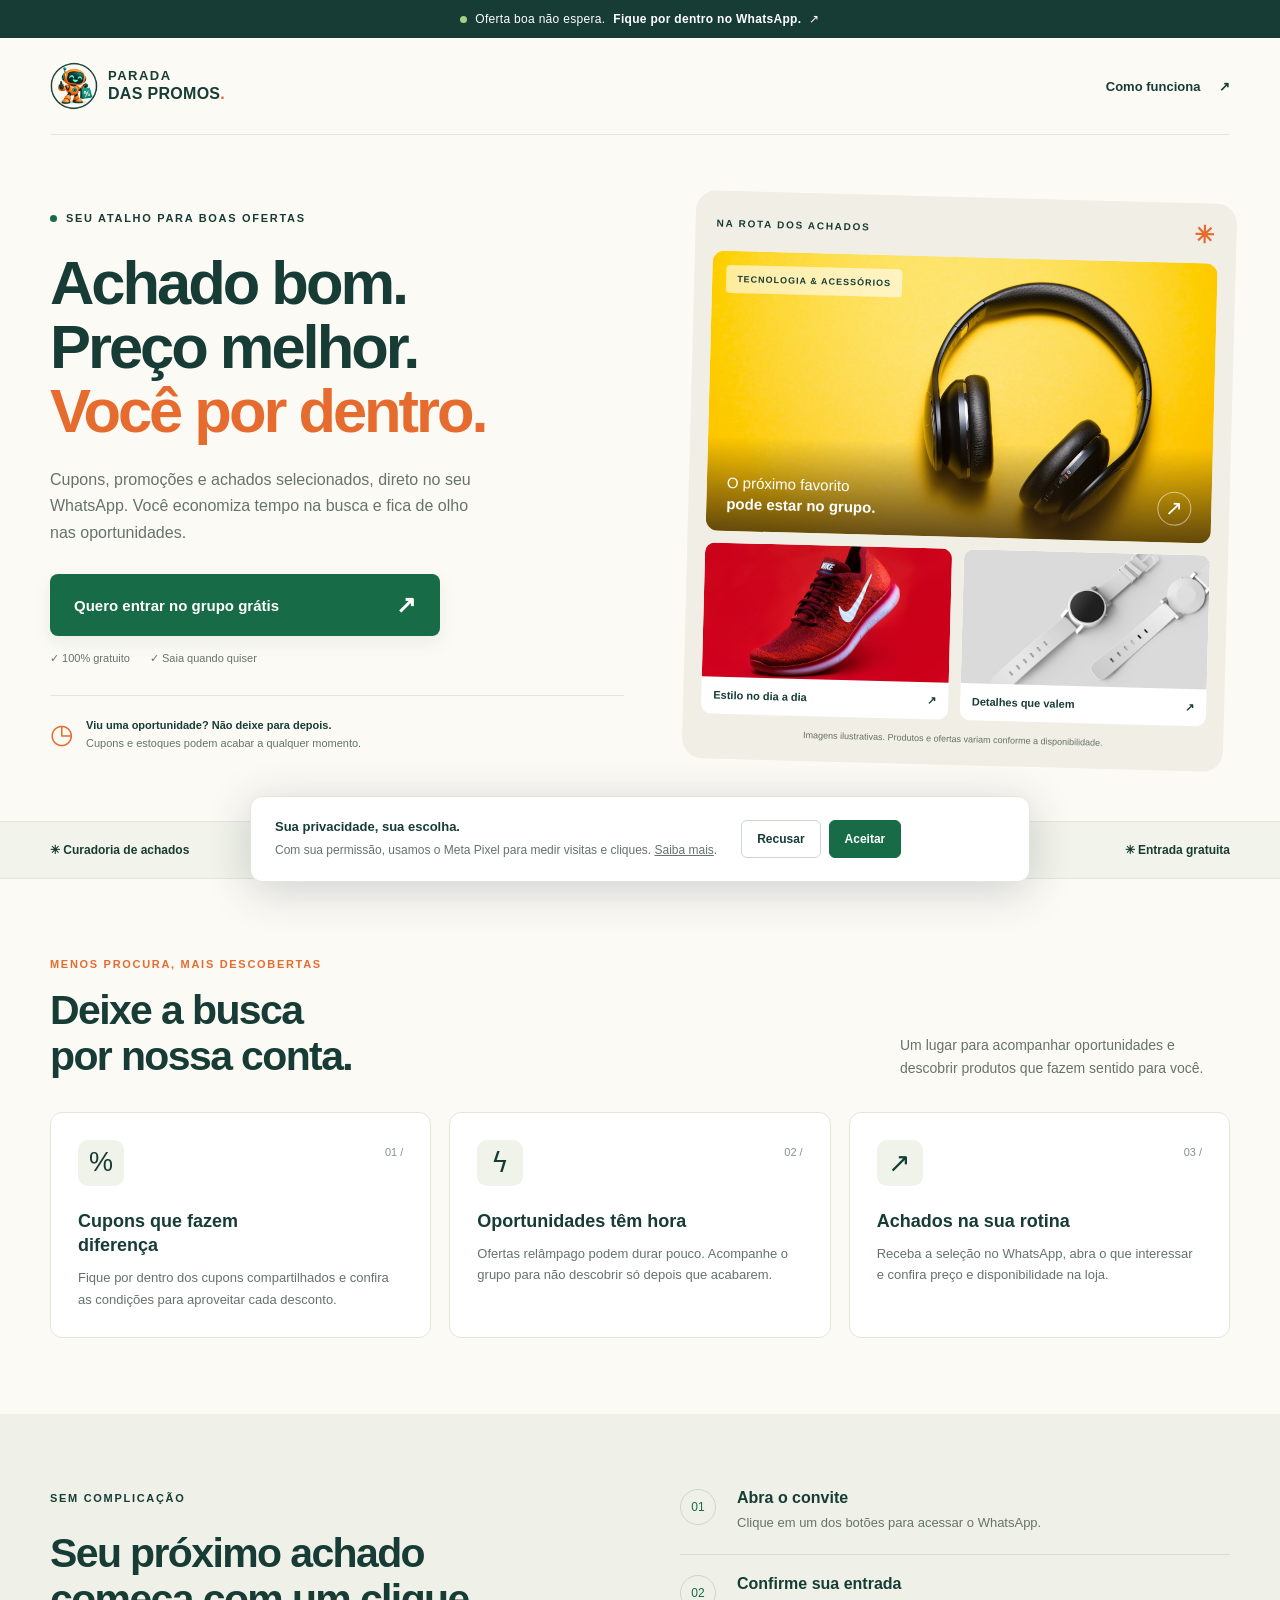
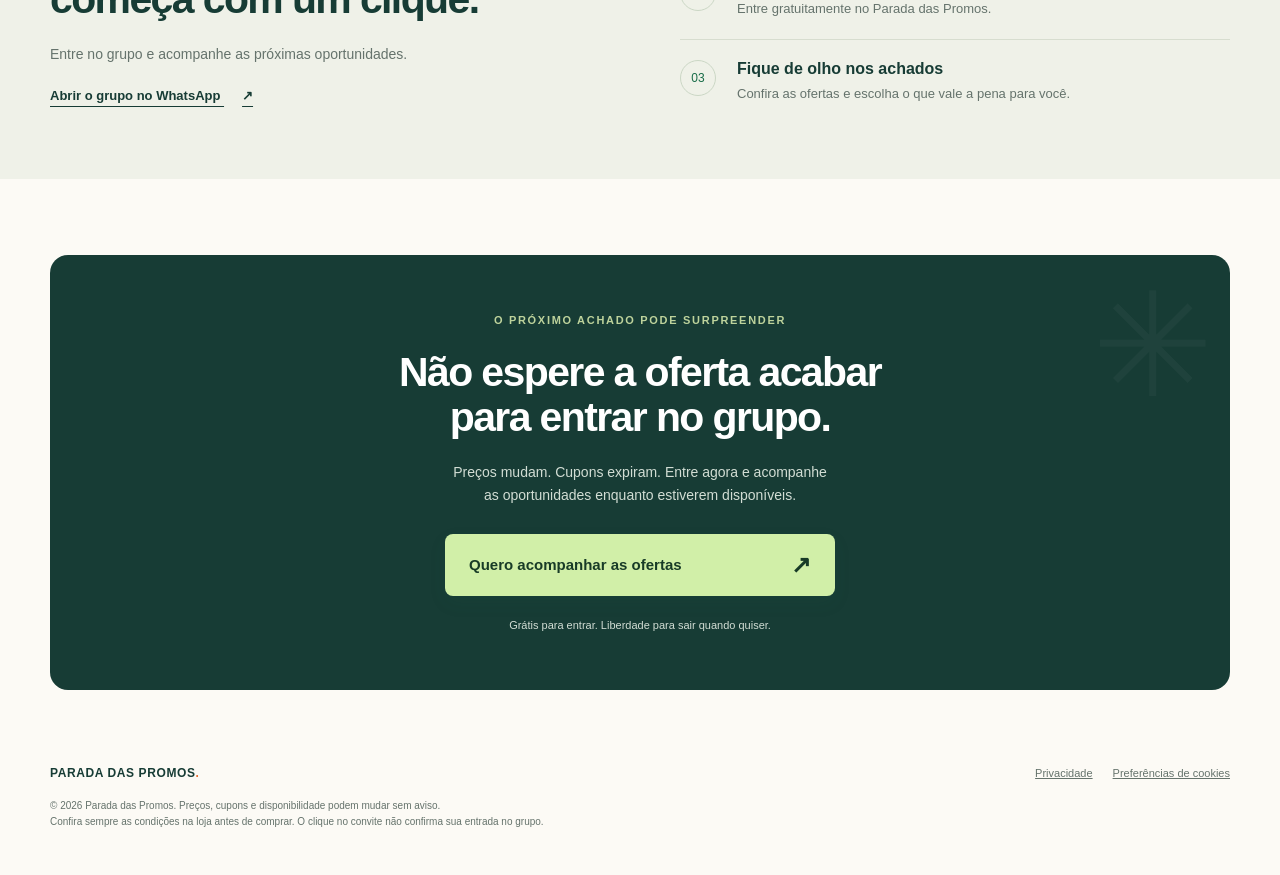
<file: index.html>
<!doctype html>
<html lang="pt-BR">
<head>
  <meta charset="utf-8">
  <meta name="viewport" content="width=device-width,initial-scale=1,viewport-fit=cover">
  <title>Parada das Promos — Seu próximo achado está aqui</title>
  <meta name="description" content="Cupons, promoções e achados selecionados no WhatsApp. Entre gratuitamente no Parada das Promos e acompanhe as oportunidades antes que acabem.">
  <meta property="og:title" content="Parada das Promos — Seu próximo achado está aqui">
  <meta property="og:description" content="Menos tempo procurando. Mais chances de economizar. Entre no nosso grupo gratuito no WhatsApp.">
  <meta property="og:type" content="website">
  <meta name="theme-color" content="#123d36">
  <link rel="icon" href="assets/logo-parada-das-promos-v2.png">
  <link rel="stylesheet" href="styles.css">
  <script src="script.js" defer></script>
</head>
<body>
  <div class="announcement"><span class="status-dot"></span> Oferta boa não espera. <strong>Fique por dentro no WhatsApp.</strong><span aria-hidden="true"> ↗</span></div>
  <header class="site-header wrap">
    <a class="brand" href="#" aria-label="Parada das Promos, início"><img src="assets/logo-parada-das-promos-v2.png" width="48" height="48" alt=""><span>PARADA<span class="brand-bottom">DAS PROMOS<span class="orange">.</span></span></span></a>
    <a class="header-link" href="#como-funciona">Como funciona <span aria-hidden="true">↗</span></a>
  </header>
  <main id="conteudo">
    <section class="hero wrap">
      <div class="hero-copy">
        <p class="eyebrow"><span class="status-dot"></span> SEU ATALHO PARA BOAS OFERTAS</p>
        <h1>Achado bom.<br>Preço melhor.<br><span class="orange">Você por dentro.</span></h1>
        <p class="lead">Cupons, promoções e achados selecionados, direto no seu WhatsApp. Você economiza tempo na busca e fica de olho nas oportunidades.</p>
        <a class="cta join-link" data-position="hero" href="https://chat.whatsapp.com/IKPJrFBm3DaBROraQxNEV7?s=cl&amp;p=a&amp;mlu=4&amp;ilr=4" target="_blank" rel="nofollow noopener noreferrer"><span>Quero entrar no grupo grátis</span><span aria-hidden="true">↗</span></a>
        <p class="micro"><span>✓ 100% gratuito</span><span>✓ Saia quando quiser</span></p>
        <div class="hero-note"><span class="clock" aria-hidden="true">◷</span><p><strong>Viu uma oportunidade? Não deixe para depois.</strong><br>Cupons e estoques podem acabar a qualquer momento.</p></div>
      </div>
      <div class="hero-visual" aria-label="Exemplos ilustrativos de produtos: fones, tênis e relógio">
        <div class="visual-heading"><span>NA ROTA DOS ACHADOS</span><span aria-hidden="true">✳</span></div>
        <div class="product-main"><img src="assets/fones.jpg" width="900" height="600" alt="Fones de ouvido pretos sobre fundo amarelo" fetchpriority="high"><span class="product-tag">TECNOLOGIA &amp; ACESSÓRIOS</span><div class="product-caption"><span>O próximo favorito<br><strong>pode estar no grupo.</strong></span><span class="round-arrow" aria-hidden="true">↗</span></div></div>
        <div class="mini-products"><div class="mini-product"><img src="assets/tenis.jpg" width="650" height="433" alt="Tênis esportivo vermelho"><span>Estilo no dia a dia <span aria-hidden="true">↗</span></span></div><div class="mini-product"><img src="assets/relogio.jpg" width="650" height="433" alt="Relógio de pulso com pulseira cinza"><span>Detalhes que valem <span aria-hidden="true">↗</span></span></div></div>
        <p class="image-note">Imagens ilustrativas. Produtos e ofertas variam conforme a disponibilidade.</p>
      </div>
    </section>
    <div class="benefit-strip"><div class="wrap strip-inner"><span>✳ Curadoria de achados</span><span>✳ Cupons e promoções</span><span>✳ Direto no WhatsApp</span><span>✳ Entrada gratuita</span></div></div>
    <section class="section wrap" id="vantagens">
      <div class="section-heading"><div><p class="eyebrow">MENOS PROCURA, MAIS DESCOBERTAS</p><h2>Deixe a busca<br>por nossa conta.</h2></div><p>Um lugar para acompanhar oportunidades e descobrir produtos que fazem sentido para você.</p></div>
      <div class="benefits">
        <article class="benefit"><span class="benefit-icon" aria-hidden="true">%</span><span class="number">01 /</span><h3>Cupons que fazem diferença</h3><p>Fique por dentro dos cupons compartilhados e confira as condições para aproveitar cada desconto.</p></article>
        <article class="benefit"><span class="benefit-icon" aria-hidden="true">ϟ</span><span class="number">02 /</span><h3>Oportunidades têm hora</h3><p>Ofertas relâmpago podem durar pouco. Acompanhe o grupo para não descobrir só depois que acabarem.</p></article>
        <article class="benefit"><span class="benefit-icon" aria-hidden="true">↗</span><span class="number">03 /</span><h3>Achados na sua rotina</h3><p>Receba a seleção no WhatsApp, abra o que interessar e confira preço e disponibilidade na loja.</p></article>
      </div>
    </section>
    <section class="how-section" id="como-funciona"><div class="wrap how-inner"><div><p class="eyebrow">SEM COMPLICAÇÃO</p><h2>Seu próximo achado<br>começa com um clique.</h2><p class="how-description">Entre no grupo e acompanhe as próximas oportunidades.</p><a class="text-link join-link" data-position="steps" href="https://chat.whatsapp.com/IKPJrFBm3DaBROraQxNEV7?s=cl&amp;p=a&amp;mlu=4&amp;ilr=4" target="_blank" rel="nofollow noopener noreferrer">Abrir o grupo no WhatsApp <span aria-hidden="true">↗</span></a></div><ol class="steps"><li><span>01</span><div><h3>Abra o convite</h3><p>Clique em um dos botões para acessar o WhatsApp.</p></div></li><li><span>02</span><div><h3>Confirme sua entrada</h3><p>Entre gratuitamente no Parada das Promos.</p></div></li><li><span>03</span><div><h3>Fique de olho nos achados</h3><p>Confira as ofertas e escolha o que vale a pena para você.</p></div></li></ol></div></section>
    <section class="section wrap"><div class="final"><div class="final-decoration" aria-hidden="true">✳</div><p class="eyebrow">O PRÓXIMO ACHADO PODE SURPREENDER</p><h2>Não espere a oferta acabar<br>para entrar no grupo.</h2><p>Preços mudam. Cupons expiram. Entre agora e acompanhe<br class="desktop-break"> as oportunidades enquanto estiverem disponíveis.</p><a class="cta join-link" data-position="final" href="https://chat.whatsapp.com/IKPJrFBm3DaBROraQxNEV7?s=cl&amp;p=a&amp;mlu=4&amp;ilr=4" target="_blank" rel="nofollow noopener noreferrer"><span>Quero acompanhar as ofertas</span><span aria-hidden="true">↗</span></a><p class="micro">Grátis para entrar. Liberdade para sair quando quiser.</p></div></section>
  </main>
  <footer class="wrap"><div class="footer-top"><strong>PARADA DAS PROMOS<span class="orange">.</span></strong><div><a href="privacidade.html">Privacidade</a><button class="privacy-settings" type="button" id="privacySettings">Preferências de cookies</button></div></div><p>© 2026 Parada das Promos. Preços, cupons e disponibilidade podem mudar sem aviso.<br>Confira sempre as condições na loja antes de comprar. O clique no convite não confirma sua entrada no grupo.</p></footer>
  <aside class="mobile-cta" aria-label="Entrar no grupo"><a class="cta join-link" data-position="mobile" href="https://chat.whatsapp.com/IKPJrFBm3DaBROraQxNEV7?s=cl&amp;p=a&amp;mlu=4&amp;ilr=4" target="_blank" rel="nofollow noopener noreferrer"><span>Entrar no grupo grátis</span><span aria-hidden="true">↗</span></a></aside>
  <section class="cookie" id="cookieBox" aria-label="Preferências de rastreamento" hidden><div><strong>Sua privacidade, sua escolha.</strong><p>Com sua permissão, usamos o Meta Pixel para medir visitas e cliques. <a href="privacidade.html">Saiba mais</a>.</p></div><div class="cookie-actions"><button id="rejectCookies" type="button">Recusar</button><button id="acceptCookies" type="button">Aceitar</button></div></section>
</body>
</html>
</file>
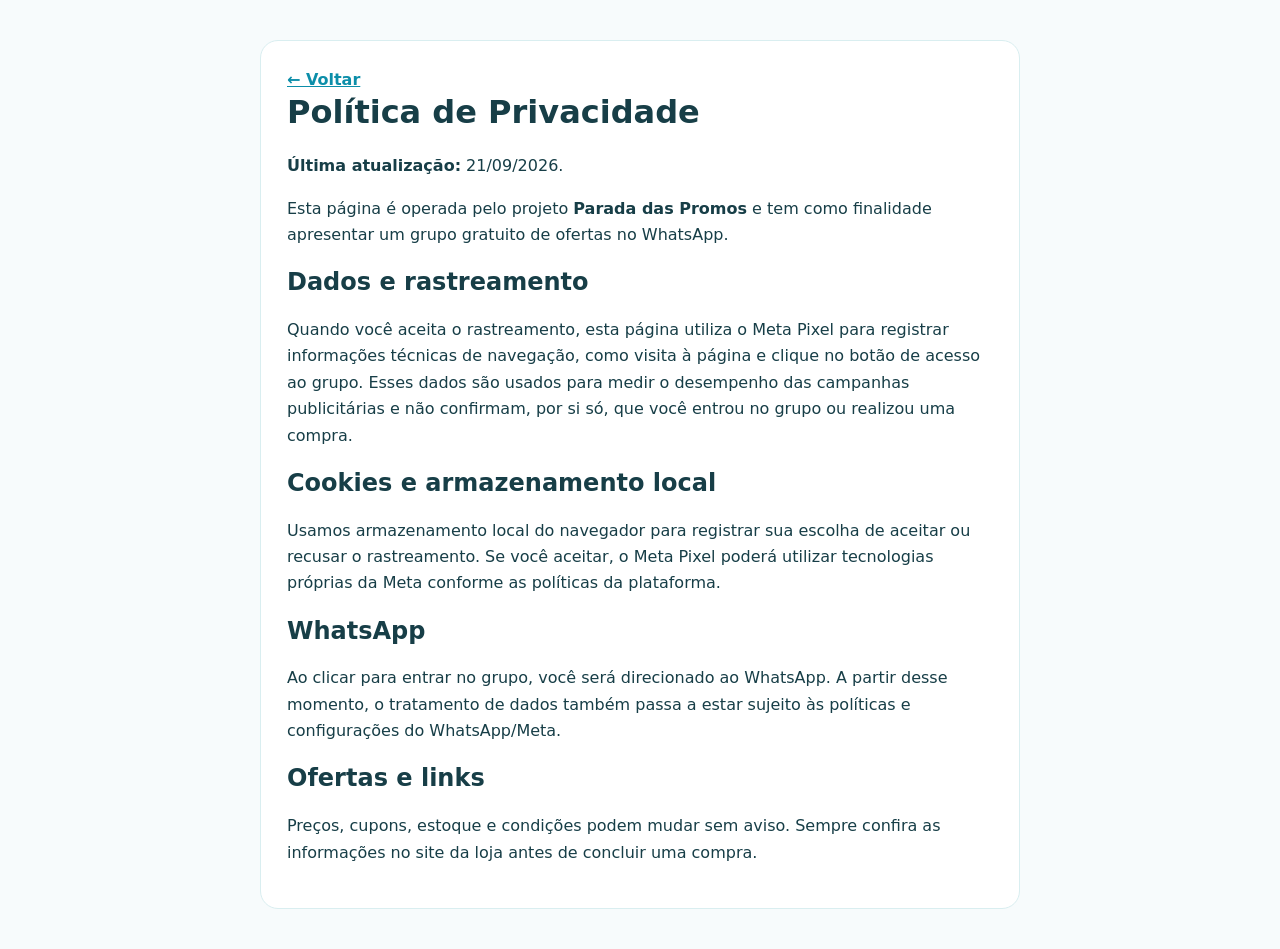
<file: privacidade.html>
<!doctype html>
<html lang="pt-BR">
<head>
  <meta charset="utf-8">
  <meta name="viewport" content="width=device-width,initial-scale=1">
  <title>Política de Privacidade — Parada das Promos</title>
  <style>
    body{font-family:Inter,system-ui,-apple-system,Segoe UI,Roboto,Arial,sans-serif;margin:0;background:#f7fbfc;color:#173e47;line-height:1.65}
    main{max-width:760px;margin:40px auto;padding:0 22px}
    .box{background:#fff;border:1px solid #d9eef0;border-radius:18px;padding:26px}
    h1,h2{line-height:1.2}h1{margin-top:0}.back{color:#0c8ea9;font-weight:800}
  </style>
</head>
<body><main><div class="box">
  <a class="back" href="index.html">← Voltar</a>
  <h1>Política de Privacidade</h1>
  <p><strong>Última atualização:</strong> 21/09/2026.</p>
  <p>Esta página é operada pelo projeto <strong>Parada das Promos</strong> e tem como finalidade apresentar um grupo gratuito de ofertas no WhatsApp.</p>
  <h2>Dados e rastreamento</h2>
  <p>Quando você aceita o rastreamento, esta página utiliza o Meta Pixel para registrar informações técnicas de navegação, como visita à página e clique no botão de acesso ao grupo. Esses dados são usados para medir o desempenho das campanhas publicitárias e não confirmam, por si só, que você entrou no grupo ou realizou uma compra.</p>
  <h2>Cookies e armazenamento local</h2>
  <p>Usamos armazenamento local do navegador para registrar sua escolha de aceitar ou recusar o rastreamento. Se você aceitar, o Meta Pixel poderá utilizar tecnologias próprias da Meta conforme as políticas da plataforma.</p>
  <h2>WhatsApp</h2>
  <p>Ao clicar para entrar no grupo, você será direcionado ao WhatsApp. A partir desse momento, o tratamento de dados também passa a estar sujeito às políticas e configurações do WhatsApp/Meta.</p>
  <h2>Ofertas e links</h2>
  <p>Preços, cupons, estoque e condições podem mudar sem aviso. Sempre confira as informações no site da loja antes de concluir uma compra.</p>
</div></main></body></html>
</file>
<file: styles.css>
:root{--ink:#173c35;--muted:#65736c;--orange:#e66b2e;--paper:#fcfaf5;--green:#176b47;--line:#e4e5db}*{box-sizing:border-box}html{scroll-behavior:smooth;scroll-padding-top:24px}body{margin:0;background:var(--paper);color:var(--ink);font-family:Arial,Helvetica,sans-serif;-webkit-font-smoothing:antialiased}a{color:inherit}button{font:inherit}a,button{-webkit-tap-highlight-color:transparent}a:focus-visible,button:focus-visible{outline:3px solid var(--orange);outline-offset:5px}img{display:block;max-width:100%}.wrap{width:min(1180px,calc(100% - 64px));margin-inline:auto}.orange{color:var(--orange)}.announcement{background:var(--ink);color:#fff;text-align:center;padding:12px 20px;font-size:12px;letter-spacing:.025em;display:flex;justify-content:center;gap:8px;align-items:center}.status-dot{width:7px;height:7px;display:inline-block;background:#a8ce87;border-radius:50%;flex-shrink:0}.site-header{display:flex;align-items:center;justify-content:space-between;padding-block:24px;border-bottom:1px solid var(--line)}.brand{display:flex;gap:10px;align-items:center;text-decoration:none;font-size:13px;letter-spacing:1.5px;font-weight:900;line-height:1.25}.brand img{border-radius:50%}.brand-bottom{display:block;font-size:16px;letter-spacing:.3px}.header-link{font-size:13px;text-decoration:none;font-weight:700}.header-link span{margin-left:15px}.hero{display:grid;grid-template-columns:1.06fr 1fr;gap:65px;align-items:center;padding-block:62px 56px}.eyebrow{font-size:11px;font-weight:800;letter-spacing:1.7px;display:flex;gap:9px;align-items:center;margin:0 0 24px}.hero .status-dot{background:var(--green)}h1{font-size:clamp(42px,4.8vw,66px);line-height:1.04;letter-spacing:-3px;margin:0 0 24px;font-weight:800}p{line-height:1.65}.lead{font-size:16px;max-width:440px;color:var(--muted);margin:0 0 28px}.cta{display:flex;align-items:center;justify-content:space-between;gap:20px;background:var(--green);color:white;padding:19px 24px;border-radius:8px;text-decoration:none;font-size:15px;font-weight:700;box-shadow:0 7px 18px #176b4714;transition:background .2s,transform .2s;width:100%;max-width:390px}.cta:hover{background:#105335;transform:translateY(-2px)}.cta>span:last-child{font-size:24px;line-height:1}.micro{font-size:11px;color:var(--muted);display:flex;gap:20px;margin:13px 0 0}.hero-note{display:flex;gap:12px;border-top:1px solid var(--line);margin-top:28px;padding-top:20px;align-items:center}.hero-note p{font-size:11px;color:var(--muted);margin:0}.hero-note strong{color:var(--ink);font-weight:600}.clock{font-size:27px;color:var(--orange)}.hero-visual{background:#f0eee5;border-radius:20px;padding:18px;transform:rotate(1.5deg)}.visual-heading{display:flex;align-items:center;justify-content:space-between;font-size:10px;font-weight:800;letter-spacing:1.7px;margin:0 3px 14px}.visual-heading>span:last-child{font-size:24px;color:var(--orange)}.product-main{position:relative;overflow:hidden;border-radius:12px;background:#f5ce48;height:280px}.product-main>img{width:100%;height:100%;object-fit:cover}.product-tag{position:absolute;top:14px;left:14px;font-size:9px;font-weight:700;letter-spacing:1px;background:#fff9;padding:9px 11px;border-radius:4px}.product-caption{position:absolute;bottom:0;left:0;right:0;padding:35px 20px 17px;display:flex;justify-content:space-between;align-items:end;background:linear-gradient(transparent,#33230fbd);color:#fff;font-size:15px;line-height:1.4}.round-arrow{border:1px solid #fff8;border-radius:50%;width:34px;height:34px;display:grid;place-items:center;font-size:21px}.mini-products{display:grid;grid-template-columns:1fr 1fr;gap:12px;margin-top:12px}.mini-product{background:#fff;border-radius:10px;overflow:hidden}.mini-product img{height:134px;width:100%;object-fit:cover}.mini-product>span{display:flex;justify-content:space-between;padding:12px;font-size:11px;font-weight:700}.image-note{font-size:9px;text-align:center;color:#667168;margin:12px 0 0}.benefit-strip{border-block:1px solid var(--line);background:#f2f3eb}.strip-inner{display:flex;justify-content:space-between;gap:20px;padding-block:21px;font-size:12px;font-weight:700}.section{padding-block:76px}.section-heading{display:flex;justify-content:space-between;align-items:end;margin-bottom:32px;gap:35px}.section-heading .eyebrow{color:var(--orange);margin-bottom:15px}h2{font-size:clamp(30px,3.2vw,43px);line-height:1.12;letter-spacing:-1.6px;margin:0}.section-heading>p{max-width:330px;color:var(--muted);font-size:14px;margin:0}.benefits{display:grid;grid-template-columns:repeat(3,1fr);gap:18px}.benefit{background:#fff;border:1px solid var(--line);border-radius:12px;padding:27px}.benefit-icon{display:inline-grid;place-items:center;background:#eff3e9;border-radius:10px;width:46px;height:46px;font-size:27px}.number{float:right;color:#89918a;font-size:11px;padding-top:6px}.benefit h3{font-size:18px;line-height:1.35;margin:23px 0 10px;max-width:220px}.benefit p{font-size:13px;color:var(--muted);margin:0}.how-section{background:#eff1e8;padding-block:55px}.how-inner{display:grid;grid-template-columns:1fr 1fr;gap:80px;align-items:center}.how-description{font-size:14px;color:var(--muted);margin-block:20px}.text-link{font-size:13px;font-weight:700;text-underline-offset:6px}.text-link span{margin-left:18px}.steps{list-style:none;padding:0;margin:0}.steps li{display:flex;gap:21px;padding-block:20px;border-bottom:1px solid #d7ddcf}.steps li:last-child{border:0}.steps li>span{font-size:12px;color:var(--green);border:1px solid #cbd7c5;border-radius:50%;width:36px;height:36px;display:grid;place-items:center;flex-shrink:0}.steps h3{font-size:16px;margin:0 0 5px}.steps p{font-size:13px;color:var(--muted);margin:0}.final{position:relative;overflow:hidden;text-align:center;border-radius:18px;background:var(--ink);color:#fff;padding:56px 28px}.final .eyebrow{justify-content:center;color:#bed39c;margin-bottom:20px}.final>p:not(.eyebrow){color:#d2ddd4;font-size:14px;margin-block:20px}.final .cta{background:#d1efa8;color:#183b27;margin:26px auto 0}.final .cta:hover{background:#bce38b}.final .micro{justify-content:center;font-size:11px!important;margin-bottom:0!important}.final-decoration{position:absolute;right:16px;top:6px;font-size:145px;color:#ffffff09;pointer-events:none}footer{padding-bottom:34px}.footer-top{display:flex;justify-content:space-between;gap:20px;align-items:center}.footer-top>strong{font-size:12px;letter-spacing:.6px}.footer-top>div{display:flex;gap:20px;align-items:center}.footer-top a,.privacy-settings{font-size:11px;color:var(--muted)}.privacy-settings{border:0;background:none;padding:0;text-decoration:underline;cursor:pointer}footer p{font-size:10px;color:var(--muted);margin-top:18px}.cookie{position:fixed;bottom:18px;left:18px;right:18px;margin:auto;max-width:780px;z-index:100;background:white;border:1px solid var(--line);box-shadow:0 8px 45px #152e3533;padding:20px 24px;border-radius:12px;display:flex;align-items:center;gap:24px}.cookie[hidden]{display:none}.cookie strong{font-size:13px}.cookie p{font-size:12px;color:var(--muted);margin:6px 0 0}.cookie-actions{display:flex;gap:8px;flex-shrink:0}.cookie button{border:1px solid #cbd6cd;border-radius:6px;padding:11px 15px;background:white;color:var(--ink);font-size:12px;font-weight:700;cursor:pointer}.cookie #acceptCookies{background:var(--green);color:white;border-color:var(--green)}.mobile-cta{display:none}@media(min-width:1500px){.hero{padding-block:80px}}@media(max-width:950px){.hero{gap:30px}.wrap{width:calc(100% - 40px)}h1{letter-spacing:-2px}.product-main{height:250px}.mini-product img{height:110px}.how-inner{gap:40px}.benefit{padding:20px}.strip-inner{gap:12px;font-size:11px}.hero-visual{padding:13px}}@media(max-width:700px){.announcement{font-size:10px;padding:10px 12px;gap:6px;flex-wrap:wrap}.announcement strong{font-weight:500}.site-header{padding-block:17px}.brand img{width:40px;height:40px}.brand{font-size:10px}.brand-bottom{font-size:13px}.header-link{font-size:11px}.hero{grid-template-columns:1fr;padding-block:35px;gap:32px}.hero-copy{max-width:500px}.eyebrow{font-size:9px;letter-spacing:1.3px;margin-bottom:18px}h1{font-size:clamp(40px,10.6vw,60px);letter-spacing:-2px;margin-bottom:20px}.lead{font-size:15px;margin-bottom:23px}.cta{max-width:none;padding:18px;font-size:14px;min-height:56px}.micro{font-size:10px;gap:18px}.hero-note{margin-top:22px;padding-top:16px}.hero-visual{transform:none;padding:14px;max-width:500px;width:100%;margin:auto}.product-main{height:260px}.mini-product img{height:130px}.strip-inner{display:grid;grid-template-columns:1fr 1fr;gap:15px;padding-block:20px}.section{padding-block:44px}.section-heading{display:block;margin-bottom:24px}.section-heading>p{margin-top:18px;max-width:400px}.benefits{grid-template-columns:1fr;gap:12px}.benefit{padding:23px}.benefit h3{max-width:none;margin-top:17px}.benefit p{max-width:430px}.how-section{padding-block:38px}.how-inner{grid-template-columns:1fr;gap:24px}.steps li{padding-block:18px}.final{padding:38px 21px}.final h2{font-size:30px}.final .eyebrow{font-size:8px;letter-spacing:1px}.final>p:not(.eyebrow){font-size:13px}.desktop-break{display:none}.footer-top{align-items:start;flex-direction:column}.footer-top>div{flex-wrap:wrap;gap:15px}footer{padding-bottom:120px}.mobile-cta{display:block;position:fixed;bottom:0;left:0;right:0;z-index:40;background:#fcfaf5f5;border-top:1px solid var(--line);padding:10px 20px calc(10px + env(safe-area-inset-bottom))}.mobile-cta .cta{padding-block:14px;min-height:50px}.cookie{bottom:calc(85px + env(safe-area-inset-bottom));left:10px;right:10px;padding:18px;flex-direction:column;gap:14px;align-items:stretch;max-height:calc(100dvh - 110px);overflow:auto}.cookie-actions button{flex:1}}@media(prefers-reduced-motion:reduce){html{scroll-behavior:auto}.cta{transition:none}.cta:hover{transform:none}}
</file>
